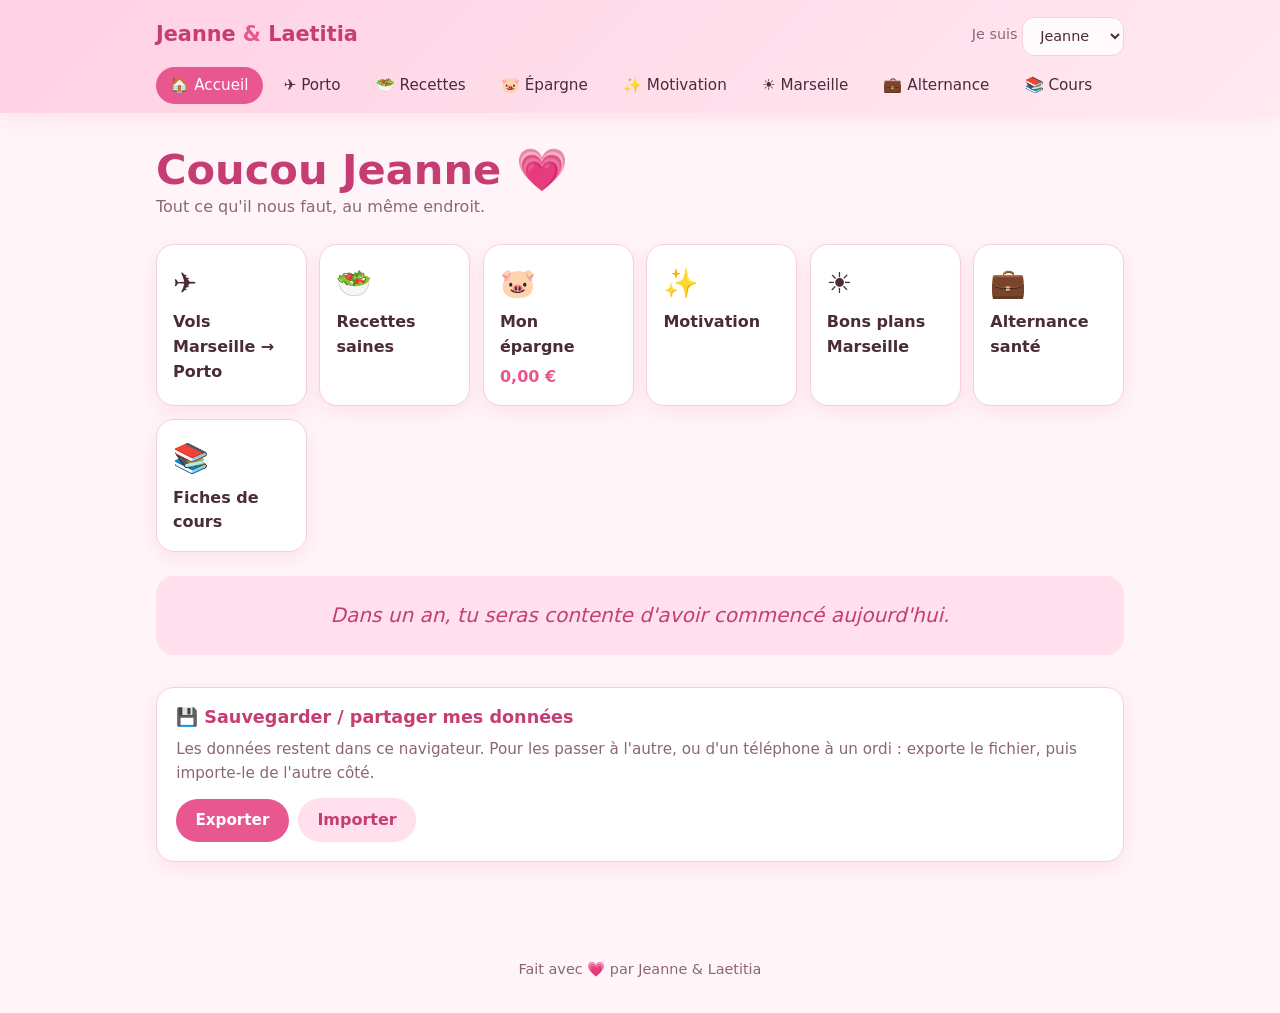
<file: index.html>
<!DOCTYPE html>
<!--
  Le site de Jeanne & Laetitia 💗
  - index.html : le contenu de chaque rubrique
  - style.css  : l'apparence (tout le rose est défini en haut du fichier)
  - js/        : un fichier JavaScript par rubrique
-->
<html lang="fr">
<head>
  <meta charset="UTF-8">
  <meta name="viewport" content="width=device-width, initial-scale=1.0">
  <title>Jeanne & Laetitia</title>
  <link rel="stylesheet" href="style.css">
</head>
<body>

  <header>
    <div class="haut">
      <a href="#accueil" class="logo">Jeanne <span>&</span> Laetitia</a>
      <label class="profil">
        Je suis
        <select id="choix-profil">
          <option value="jeanne">Jeanne</option>
          <option value="laetitia">Laetitia</option>
        </select>
      </label>
    </div>
    <nav id="onglets">
      <a href="#accueil">🏠 Accueil</a>
      <a href="#vols">✈️ Porto</a>
      <a href="#recettes">🥗 Recettes</a>
      <a href="#epargne">🐷 Épargne</a>
      <a href="#motivation">✨ Motivation</a>
      <a href="#marseille">☀️ Marseille</a>
      <a href="#alternance">💼 Alternance</a>
      <a href="#cours">📚 Cours</a>
    </nav>
  </header>

  <main>

    <!-- ============ ACCUEIL ============ -->
    <section data-rubrique="accueil" class="rubrique">
      <h1>Coucou <span id="prenom">Jeanne</span> 💗</h1>
      <p class="intro">Tout ce qu'il nous faut, au même endroit.</p>
      <div class="grille-accueil">
        <a href="#vols" class="tuile"><span>✈️</span>Vols Marseille → Porto</a>
        <a href="#recettes" class="tuile"><span>🥗</span>Recettes saines</a>
        <a href="#epargne" class="tuile"><span>🐷</span>Mon épargne<strong id="accueil-epargne"></strong></a>
        <a href="#motivation" class="tuile"><span>✨</span>Motivation</a>
        <a href="#marseille" class="tuile"><span>☀️</span>Bons plans Marseille</a>
        <a href="#alternance" class="tuile"><span>💼</span>Alternance santé</a>
        <a href="#cours" class="tuile"><span>📚</span>Fiches de cours</a>
      </div>
      <blockquote id="citation-accueil"></blockquote>

      <div class="carte petite">
        <h3>💾 Sauvegarder / partager mes données</h3>
        <p>Les données restent dans ce navigateur. Pour les passer à l'autre, ou d'un téléphone à un ordi : exporte le fichier, puis importe-le de l'autre côté.</p>
        <div class="ligne">
          <button id="bouton-export">Exporter</button>
          <label class="bouton secondaire">Importer<input type="file" id="fichier-import" accept=".json" hidden></label>
        </div>
      </div>
    </section>

    <!-- ============ VOLS ============ -->
    <section data-rubrique="vols" class="rubrique">
      <h2>✈️ Marseille → Porto, aller-retour</h2>
      <p class="intro">Les week-ends à venir : clique sur un comparateur pour voir les vrais prix et horaires, puis note ce que tu trouves. Le moins cher est mis en avant automatiquement.</p>

      <div class="ligne filtres">
        <label>Type de week-end
          <select id="type-weekend">
            <option value="ven-dim">Vendredi → Dimanche</option>
            <option value="sam-dim">Samedi → Dimanche</option>
            <option value="ven-lun">Vendredi → Lundi</option>
            <option value="jeu-dim">Jeudi → Dimanche</option>
          </select>
        </label>
        <label>Combien de week-ends
          <select id="nb-weekends">
            <option>8</option><option selected>12</option><option>20</option>
          </select>
        </label>
      </div>

      <div id="meilleur-weekend" class="carte meilleur"></div>
      <div class="tableau-conteneur">
        <table>
          <thead>
            <tr><th>Aller</th><th>Retour</th><th>Comparer</th><th>Prix A/R (€)</th><th>Horaires / compagnie</th></tr>
          </thead>
          <tbody id="liste-weekends"></tbody>
        </table>
      </div>
    </section>

    <!-- ============ RECETTES ============ -->
    <section data-rubrique="recettes" class="rubrique">
      <h2>🥗 Recettes saines</h2>
      <div class="ligne filtres">
        <input type="search" id="recherche-recette" placeholder="Chercher un ingrédient…">
        <div id="filtres-recettes" class="pastilles"></div>
      </div>
      <div id="liste-recettes" class="cartes"></div>
    </section>

    <!-- ============ ÉPARGNE ============ -->
    <section data-rubrique="epargne" class="rubrique">
      <h2>🐷 Mon épargne</h2>
      <div id="alerte-epargne" class="alerte" hidden></div>

      <div class="cartes deux">
        <div class="carte">
          <h3>Mon objectif</h3>
          <label>Pour quoi ? <input type="text" id="objectif-nom" placeholder="Voyage à Porto"></label>
          <label>Montant visé (€) <input type="number" id="objectif-montant" min="0" step="10"></label>
          <label>Je m'engage à mettre chaque mois (€) <input type="number" id="objectif-mensuel" min="0" step="5"></label>
        </div>
        <div class="carte compteur">
          <p>J'ai mis de côté</p>
          <p class="gros-chiffre" id="total-epargne">0 €</p>
          <div class="barre"><div id="barre-epargne"></div></div>
          <p id="texte-progression"></p>
          <p id="texte-mois"></p>
        </div>
      </div>

      <form id="form-versement" class="carte ligne">
        <input type="number" id="versement-montant" placeholder="Montant €" min="0.01" step="0.01" required>
        <input type="text" id="versement-note" placeholder="Note (ex : baby-sitting)">
        <button type="submit">+ J'ajoute</button>
      </form>

      <h3>Historique</h3>
      <ul id="historique-epargne" class="liste"></ul>
    </section>

    <!-- ============ MOTIVATION ============ -->
    <section data-rubrique="motivation" class="rubrique">
      <h2>✨ Motivation</h2>
      <blockquote id="citation-du-jour"></blockquote>
      <button id="nouvelle-citation" class="secondaire">Une autre ✨</button>

      <div class="cartes deux">
        <div class="carte">
          <h3>Pourquoi je fais tout ça</h3>
          <textarea id="mon-pourquoi" rows="5" placeholder="Écris ici ce qui te motive. Relis-le les jours difficiles 💗"></textarea>
        </div>
        <div class="carte">
          <h3>Mes objectifs de la semaine</h3>
          <form id="form-objectif" class="ligne">
            <input type="text" id="nouvel-objectif" placeholder="Ex : 3 séances de sport" required>
            <button type="submit">+</button>
          </form>
          <ul id="liste-objectifs" class="liste cases"></ul>
        </div>
      </div>
    </section>

    <!-- ============ MARSEILLE ============ -->
    <section data-rubrique="marseille" class="rubrique">
      <h2>☀️ Bons plans à Marseille</h2>
      <div id="filtres-marseille" class="pastilles"></div>
      <div id="liste-marseille" class="cartes"></div>

      <form id="form-bonplan" class="carte ligne">
        <input type="text" id="bonplan-nom" placeholder="Notre bon plan à nous" required>
        <input type="text" id="bonplan-desc" placeholder="Pourquoi c'est bien">
        <button type="submit">+ Ajouter</button>
      </form>
    </section>

    <!-- ============ ALTERNANCE ============ -->
    <section data-rubrique="alternance" class="rubrique">
      <h2>💼 Alternance : ingénieur d'affaires / commercial santé</h2>
      <p class="intro">Recherches toutes prêtes sur les sites d'offres. Choisis le poste et la ville, puis clique.</p>
      <div class="ligne filtres">
        <label>Poste
          <select id="alt-poste"></select>
        </label>
        <label>Ville
          <select id="alt-ville">
            <option>Marseille</option><option>Aix-en-Provence</option><option>Lyon</option>
            <option>Paris</option><option>Montpellier</option><option>France</option>
          </select>
        </label>
      </div>
      <div id="liens-alternance" class="pastilles liens"></div>

      <h3>Mes candidatures</h3>
      <form id="form-candidature" class="carte ligne">
        <input type="text" id="cand-entreprise" placeholder="Entreprise" required>
        <input type="text" id="cand-poste" placeholder="Poste">
        <input type="url" id="cand-lien" placeholder="Lien de l'offre">
        <button type="submit">+ Ajouter</button>
      </form>
      <div class="tableau-conteneur">
        <table>
          <thead><tr><th>Entreprise</th><th>Poste</th><th>Date</th><th>Statut</th><th></th></tr></thead>
          <tbody id="liste-candidatures"></tbody>
        </table>
      </div>
    </section>

    <!-- ============ COURS ============ -->
    <section data-rubrique="cours" class="rubrique">
      <h2>📚 Synthèse de mes cours</h2>
      <p class="intro">Colle ton cours : le site garde les phrases les plus importantes et repère les mots-clés. Tu corriges, puis tu enregistres la fiche.</p>

      <div class="carte">
        <div class="ligne">
          <input type="text" id="cours-matiere" placeholder="Matière (ex : Marketing)">
          <input type="text" id="cours-titre" placeholder="Titre du chapitre">
        </div>
        <textarea id="cours-texte" rows="8" placeholder="Colle le texte de ton cours ici…"></textarea>
        <div class="ligne">
          <label>Longueur du résumé
            <select id="cours-longueur">
              <option value="0.2">Très court</option>
              <option value="0.35" selected>Moyen</option>
              <option value="0.5">Détaillé</option>
            </select>
          </label>
          <button id="bouton-resumer">Résumer ✨</button>
        </div>
      </div>

      <div id="zone-resume" class="carte" hidden>
        <h3>Mots-clés</h3>
        <div id="resume-mots" class="pastilles"></div>
        <h3>Résumé (modifiable)</h3>
        <textarea id="resume-texte" rows="8"></textarea>
        <button id="bouton-enregistrer-fiche">Enregistrer la fiche</button>
      </div>

      <h3>Mes fiches</h3>
      <div id="filtres-cours" class="pastilles"></div>
      <div id="liste-fiches" class="cartes"></div>
    </section>

  </main>

  <footer>Fait avec 💗 par Jeanne & Laetitia</footer>

  <!-- Les scripts : app.js en premier car les autres s'en servent -->
  <script src="js/app.js"></script>
  <script src="js/vols.js"></script>
  <script src="js/recettes.js"></script>
  <script src="js/epargne.js"></script>
  <script src="js/motivation.js"></script>
  <script src="js/marseille.js"></script>
  <script src="js/alternance.js"></script>
  <script src="js/cours.js"></script>
</body>
</html>
</file>
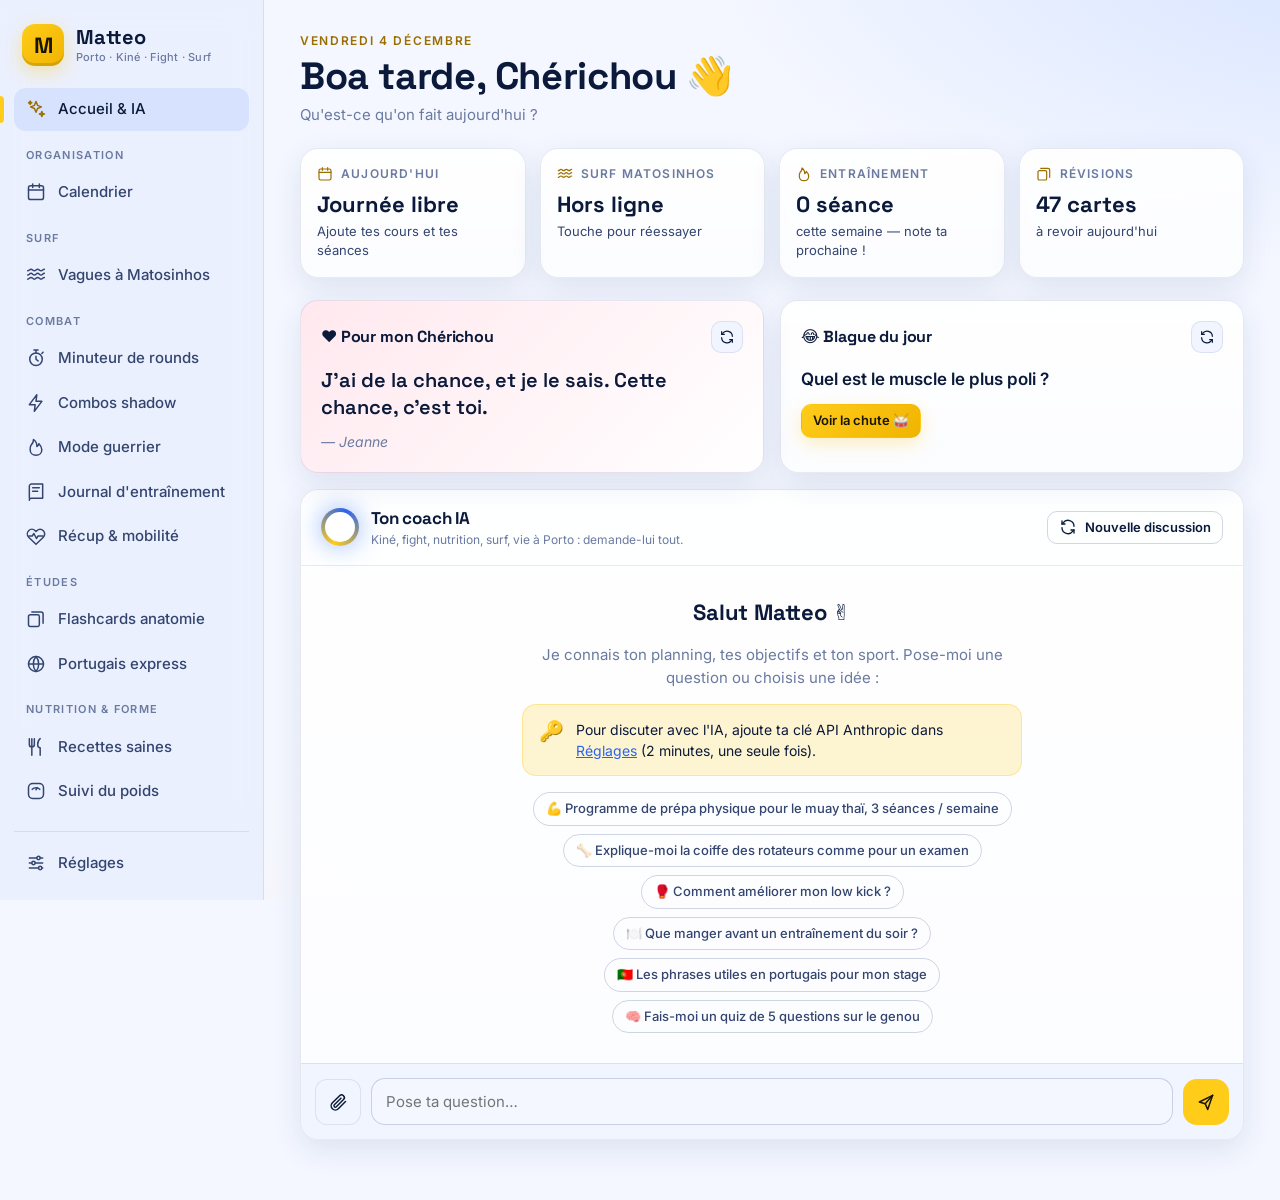
<file: matteo/index.html>
<!DOCTYPE html>
<html lang="fr" data-theme="light">
<head>
  <meta charset="UTF-8">
  <meta name="viewport" content="width=device-width, initial-scale=1, viewport-fit=cover">
  <title>Matteo · Base</title>
  <meta name="description" content="L'appli perso de Matteo : IA, planning, surf à Matosinhos, rounds, combos, flashcards, journal, recettes et poids.">
  <meta name="theme-color" content="#f4f7ff">
  <link rel="manifest" href="manifest.webmanifest">
  <link rel="icon" href="icons/icon.svg" type="image/svg+xml">
  <link rel="apple-touch-icon" href="icons/apple-touch-icon.png">
  <meta name="apple-mobile-web-app-capable" content="yes">
  <meta name="mobile-web-app-capable" content="yes">
  <meta name="apple-mobile-web-app-status-bar-style" content="default">
  <meta name="apple-mobile-web-app-title" content="Matteo">
  <link rel="preconnect" href="https://fonts.googleapis.com">
  <link rel="preconnect" href="https://fonts.gstatic.com" crossorigin>
  <link href="https://fonts.googleapis.com/css2?family=Inter:wght@400;500;600;700&family=Space+Grotesk:wght@500;600;700&display=swap" rel="stylesheet">
  <link rel="stylesheet" href="css/style.css">
  <script>
    try { const t = localStorage.getItem('mt.theme'); if (t) document.documentElement.dataset.theme = JSON.parse(t); } catch (e) {}
  </script>
</head>
<body>
  <div class="app">
    <aside class="sidebar" id="sidebar" aria-label="Rubriques">
      <a class="brand" href="#/accueil">
        <span class="brand-mark" aria-hidden="true">M</span>
        <span class="brand-text">Matteo<small>Porto · Kiné · Fight · Surf</small></span>
      </a>
      <nav id="nav"></nav>
      <div class="sidebar-foot">
        <button class="install-btn" id="install-btn" hidden>Installer l'appli</button>
        <a href="#/reglages" class="nav-link" data-view="reglages"></a>
      </div>
    </aside>
    <div class="scrim" id="scrim"></div>

    <div class="main">
      <header class="topbar">
        <button class="icon-btn" id="menu-btn" aria-label="Ouvrir le menu"></button>
        <span class="topbar-title" id="topbar-title">Accueil</span>
        <a class="icon-btn" href="#/reglages" id="topbar-settings" aria-label="Réglages"></a>
      </header>
      <main id="views"></main>
    </div>

    <nav class="tabbar" id="tabbar" aria-label="Accès rapide"></nav>
  </div>
  <div class="toasts" id="toasts" aria-live="polite"></div>
  <script type="module" src="js/main.js"></script>
</body>
</html>
</file>
<file: style.css>
/*
  L'apparence du site.
  Toutes les couleurs sont ici : change-les pour modifier tout le site d'un coup.
*/
:root {
  --fond: #fff5f8;
  --carte: #ffffff;
  --texte: #4a2b3a;
  --doux: #8c6677;
  --rose: #e8578f;
  --rose-fonce: #c63d74;
  --rose-clair: #ffe0ec;
  --bordure: #f6cfdd;
  --vert: #3a9d6e;
  --ombre: 0 6px 20px rgba(232, 87, 143, 0.12);
  --arrondi: 18px;
}

* {
  box-sizing: border-box;
  margin: 0;
  padding: 0;
}

body {
  font-family: system-ui, -apple-system, "Segoe UI", sans-serif;
  background: var(--fond);
  color: var(--texte);
  line-height: 1.55;
}

h1, h2, h3 {
  color: var(--rose-fonce);
  line-height: 1.2;
}

h1 { font-size: clamp(1.8rem, 5vw, 2.6rem); }
h2 { font-size: clamp(1.4rem, 4vw, 1.9rem); margin-bottom: 0.5rem; }
h3 { font-size: 1.1rem; margin: 1.5rem 0 0.6rem; }
.carte h3:first-child { margin-top: 0; }

a { color: var(--rose-fonce); }

/* ---------- En-tête et onglets ---------- */
header {
  position: sticky;
  top: 0;
  z-index: 10;
  background: linear-gradient(135deg, #ffd1e3, #ffe9f1);
  box-shadow: var(--ombre);
}

.haut {
  max-width: 1000px;
  margin: 0 auto;
  padding: 0.8rem 16px 0.4rem;
  display: flex;
  align-items: center;
  justify-content: space-between;
  gap: 1rem;
}

.logo {
  font-weight: 800;
  font-size: 1.3rem;
  color: var(--rose-fonce);
  text-decoration: none;
}
.logo span { color: var(--rose); }

.profil { display: flex; align-items: center; margin: 0; white-space: nowrap; font-size: 0.9rem; color: var(--doux); }
.profil select { width: auto; margin-left: 0.3rem; }

nav {
  max-width: 1000px;
  margin: 0 auto;
  padding: 0.3rem 16px 0.6rem;
  display: flex;
  gap: 0.4rem;
  overflow-x: auto;
  scrollbar-width: none;
}

nav a {
  flex-shrink: 0;
  padding: 0.4rem 0.9rem;
  border-radius: 999px;
  text-decoration: none;
  color: var(--texte);
  font-size: 0.95rem;
  white-space: nowrap;
}

nav a:hover { background: rgba(255, 255, 255, 0.6); }
nav a.actif { background: var(--rose); color: white; }

/* ---------- Rubriques : une seule visible à la fois ---------- */
main {
  max-width: 1000px;
  margin: 0 auto;
  padding: 2rem 16px 3rem;
}

.rubrique { display: none; }
.rubrique.visible { display: block; animation: apparition 0.3s ease; }

@keyframes apparition {
  from { opacity: 0; transform: translateY(8px); }
  to { opacity: 1; transform: none; }
}

.intro { color: var(--doux); margin-bottom: 1.2rem; }

/* ---------- Cartes ---------- */
.carte {
  background: var(--carte);
  border: 1px solid var(--bordure);
  border-radius: var(--arrondi);
  padding: 1.2rem;
  box-shadow: var(--ombre);
  margin-bottom: 1rem;
}

.carte.petite { margin-top: 2rem; font-size: 0.95rem; }
.carte.petite p { color: var(--doux); margin-bottom: 0.8rem; }

.cartes {
  display: grid;
  grid-template-columns: repeat(auto-fill, minmax(260px, 1fr));
  gap: 1rem;
  margin-top: 1rem;
}
.cartes.deux { grid-template-columns: repeat(auto-fit, minmax(280px, 1fr)); }
.cartes .carte { margin-bottom: 0; }

.grille-accueil {
  display: grid;
  grid-template-columns: repeat(auto-fill, minmax(150px, 1fr));
  gap: 0.8rem;
  margin: 1.5rem 0;
}

.tuile {
  display: flex;
  flex-direction: column;
  gap: 0.3rem;
  padding: 1rem;
  background: var(--carte);
  border: 1px solid var(--bordure);
  border-radius: var(--arrondi);
  text-decoration: none;
  color: var(--texte);
  font-weight: 600;
  box-shadow: var(--ombre);
  transition: transform 0.15s;
}
.tuile:hover { transform: translateY(-3px); }
.tuile span { font-size: 1.8rem; }
.tuile strong { color: var(--rose); }

/* ---------- Formulaires ---------- */
input, select, textarea {
  width: 100%;
  padding: 0.6rem 0.8rem;
  border: 1.5px solid var(--bordure);
  border-radius: 12px;
  font: inherit;
  color: var(--texte);
  background: #fffafc;
}

input:focus, select:focus, textarea:focus {
  outline: none;
  border-color: var(--rose);
}

label {
  display: block;
  font-size: 0.9rem;
  color: var(--doux);
  margin-bottom: 0.7rem;
}
label input, label select { margin-top: 0.25rem; }

textarea { resize: vertical; margin-bottom: 0.7rem; }

.ligne {
  display: flex;
  flex-wrap: wrap;
  gap: 0.6rem;
  align-items: flex-end;
}
.ligne > input, .ligne > label { flex: 1 1 160px; margin-bottom: 0; }
.ligne > label.bouton { flex: 0 0 auto; color: var(--rose-fonce); font-size: 1rem; }
.filtres { margin-bottom: 1rem; }

button, .bouton {
  display: inline-block;
  background: var(--rose);
  color: white;
  border: none;
  padding: 0.6rem 1.2rem;
  border-radius: 999px;
  font: inherit;
  font-weight: 600;
  cursor: pointer;
  transition: background 0.15s, transform 0.15s;
}
button:hover, .bouton:hover { background: var(--rose-fonce); }
button:active { transform: scale(0.97); }

.secondaire, .bouton.secondaire {
  background: var(--rose-clair);
  color: var(--rose-fonce);
}
.secondaire:hover, .bouton.secondaire:hover { background: #ffd0e2; }

.mini {
  padding: 0.2rem 0.6rem;
  font-size: 0.85rem;
  background: transparent;
  color: var(--doux);
}
.mini:hover { background: var(--rose-clair); }

/* ---------- Pastilles (filtres, liens, mots-clés) ---------- */
.pastilles {
  display: flex;
  flex-wrap: wrap;
  gap: 0.4rem;
  margin: 0.5rem 0;
}

.pastille {
  padding: 0.3rem 0.8rem;
  border-radius: 999px;
  background: var(--rose-clair);
  color: var(--rose-fonce);
  font-size: 0.85rem;
  border: none;
  font-weight: 500;
  text-decoration: none;
}
button.pastille:hover { background: #ffd0e2; }
.pastille.actif { background: var(--rose); color: white; }
.liens .pastille { padding: 0.5rem 1rem; font-size: 0.95rem; }

/* ---------- Tableaux ---------- */
.tableau-conteneur {
  overflow-x: auto;
  background: var(--carte);
  border-radius: var(--arrondi);
  border: 1px solid var(--bordure);
  box-shadow: var(--ombre);
}

table { width: 100%; border-collapse: collapse; font-size: 0.93rem; }
th, td { padding: 0.6rem 0.7rem; text-align: left; border-bottom: 1px solid var(--rose-clair); }
th { background: var(--rose-clair); color: var(--rose-fonce); white-space: nowrap; }
td input { padding: 0.35rem 0.5rem; min-width: 80px; }
td .pastille { margin-right: 0.3rem; white-space: nowrap; }
#liste-weekends td:nth-child(-n+2), #liste-weekends td:nth-child(3) { white-space: nowrap; }
tr.moins-cher { background: #fff0f6; }
tr.moins-cher td:first-child::before { content: "👑 "; }

.meilleur { background: linear-gradient(135deg, var(--rose), #f58db5); color: white; border: none; }
.meilleur h3 { color: white; }

/* ---------- Épargne ---------- */
.compteur { text-align: center; }
.gros-chiffre { font-size: 2.8rem; font-weight: 800; color: var(--rose); }
.barre { height: 16px; background: var(--rose-clair); border-radius: 999px; overflow: hidden; margin: 0.8rem 0; }
.barre div { height: 100%; width: 0; background: linear-gradient(90deg, #f58db5, var(--rose)); transition: width 0.5s; }
#texte-mois { color: var(--doux); font-size: 0.9rem; margin-top: 0.4rem; }

.alerte {
  background: #fff0f0;
  border: 1.5px dashed var(--rose);
  border-radius: var(--arrondi);
  padding: 1rem;
  margin-bottom: 1rem;
  font-weight: 600;
}
.alerte.bravo { background: #eefaf3; border-color: var(--vert); color: var(--vert); }

/* ---------- Listes ---------- */
.liste { list-style: none; }
.liste li {
  display: flex;
  justify-content: space-between;
  align-items: center;
  gap: 0.5rem;
  padding: 0.6rem 0.2rem;
  border-bottom: 1px solid var(--rose-clair);
}
.liste .montant { font-weight: 700; color: var(--vert); white-space: nowrap; }
.liste .date { color: var(--doux); font-size: 0.85rem; }
.cases li { justify-content: flex-start; }
.cases input { width: auto; accent-color: var(--rose); }
.cases .fait { text-decoration: line-through; color: var(--doux); }
.cases .mini { margin-left: auto; }

/* ---------- Citations ---------- */
blockquote {
  font-size: 1.25rem;
  font-style: italic;
  text-align: center;
  padding: 1.5rem;
  margin: 1rem 0;
  background: var(--rose-clair);
  border-radius: var(--arrondi);
  color: var(--rose-fonce);
}
blockquote small { display: block; margin-top: 0.5rem; font-size: 0.85rem; font-style: normal; color: var(--doux); }
#nouvelle-citation { display: block; margin: 0 auto 1.5rem; }

/* ---------- Recettes et bons plans ---------- */
.carte .emoji { font-size: 2.2rem; }
.carte .infos { color: var(--doux); font-size: 0.85rem; margin: 0.3rem 0 0.6rem; }
.carte details { margin-top: 0.6rem; }
.carte summary { cursor: pointer; color: var(--rose-fonce); font-weight: 600; }
.carte details ul, .carte details ol { padding-left: 1.2rem; margin: 0.5rem 0; font-size: 0.93rem; }
.carte .entete { display: flex; justify-content: space-between; align-items: flex-start; }

/* ---------- Fiches de cours ---------- */
.fiche p { white-space: pre-wrap; font-size: 0.93rem; }

footer { text-align: center; padding: 2rem 16px; color: var(--doux); font-size: 0.9rem; }

/* ---------- Téléphone ---------- */
@media (max-width: 600px) {
  .profil { font-size: 0.8rem; }
  .logo { font-size: 1.1rem; }
  .gros-chiffre { font-size: 2.2rem; }
}
</file>
<file: matteo/css/style.css>
/* =========================================================
   Matteo — thème jaune & bleu
   Les couleurs sont toutes définies ici, en haut du fichier.
   ========================================================= */
:root {
  --bg: #07122a;
  --bg-2: #0b1a3a;
  --surface: #0f2147;
  --surface-2: #142a57;
  --line: rgba(160, 190, 255, 0.12);
  --line-strong: rgba(160, 190, 255, 0.22);
  --text: #eef3ff;
  --text-2: #b9c6e4;
  --muted: #7f91b8;
  --yellow: #ffd23f;
  --yellow-2: #ffb800;
  --yellow-ink: #1a1400;
  --y-text: #ffd23f;
  --blue: #3d7bff;
  --blue-2: #6ea0ff;
  --blue-soft: rgba(61, 123, 255, 0.16);
  --yellow-soft: rgba(255, 210, 63, 0.14);
  --green: #3ddc97;
  --orange: #ff9f43;
  --red: #ff5c6c;
  --shadow: 0 10px 40px rgba(0, 0, 0, 0.35);
  --radius: 18px;
  --radius-sm: 12px;
  --sidebar-w: 264px;
  --font: "Inter", system-ui, -apple-system, "Segoe UI", Roboto, sans-serif;
  --font-display: "Space Grotesk", "Inter", system-ui, sans-serif;
  --safe-b: env(safe-area-inset-bottom, 0px);
  --safe-t: env(safe-area-inset-top, 0px);
  color-scheme: dark;
}

:root[data-theme="light"] {
  --bg: #f4f7ff;
  --bg-2: #eaf0ff;
  --surface: #ffffff;
  --surface-2: #f1f5ff;
  --line: rgba(20, 50, 120, 0.1);
  --line-strong: rgba(20, 50, 120, 0.2);
  --text: #0b1a3a;
  --text-2: #33456f;
  --muted: #6a7aa0;
  --yellow: #ffcc1a;
  --yellow-2: #f0b400;
  --y-text: #9a6f00;
  --blue: #2a63f0;
  --blue-2: #2a63f0;
  --blue-soft: rgba(42, 99, 240, 0.1);
  --yellow-soft: rgba(255, 204, 26, 0.2);
  --green: #12a86a;
  --orange: #e57a10;
  --red: #e23b4e;
  --shadow: 0 10px 30px rgba(20, 50, 120, 0.1);
  color-scheme: light;
}

* { box-sizing: border-box; }
html, body { margin: 0; height: 100%; }
body {
  font-family: var(--font);
  background:
    radial-gradient(1200px 600px at 110% -10%, rgba(61, 123, 255, 0.18), transparent 60%),
    radial-gradient(900px 500px at -10% 110%, rgba(255, 210, 63, 0.08), transparent 60%),
    var(--bg);
  background-attachment: fixed;
  color: var(--text);
  font-size: 15px;
  line-height: 1.5;
  -webkit-font-smoothing: antialiased;
  -webkit-tap-highlight-color: transparent;
}
a { color: var(--blue-2); }
h1, h2, h3, h4 { font-family: var(--font-display); margin: 0; letter-spacing: -0.01em; }
button, input, select, textarea { font: inherit; color: inherit; }
svg.i { width: 20px; height: 20px; flex: none; fill: none; stroke: currentColor; stroke-width: 1.8; stroke-linecap: round; stroke-linejoin: round; }
[hidden] { display: none !important; }
.sr { position: absolute; width: 1px; height: 1px; overflow: hidden; clip: rect(0 0 0 0); }

/* ---------- Layout ---------- */
.app { display: flex; min-height: 100vh; }
.sidebar {
  position: fixed; inset: 0 auto 0 0; width: var(--sidebar-w);
  display: flex; flex-direction: column; gap: 8px;
  padding: calc(18px + var(--safe-t)) 14px 16px;
  background: color-mix(in srgb, var(--bg-2) 88%, transparent);
  backdrop-filter: blur(18px);
  border-right: 1px solid var(--line);
  z-index: 40; overflow-y: auto;
}
.brand { display: flex; align-items: center; gap: 12px; padding: 6px 8px 14px; text-decoration: none; color: var(--text); }
.brand-mark {
  width: 42px; height: 42px; border-radius: 13px; display: grid; place-items: center;
  font-family: var(--font-display); font-weight: 700; font-size: 22px; color: var(--yellow-ink);
  background: linear-gradient(135deg, var(--yellow), var(--yellow-2));
  box-shadow: 0 6px 20px rgba(255, 196, 0, 0.35), inset 0 -3px 0 rgba(0,0,0,.12);
}
.brand-text { font-family: var(--font-display); font-weight: 700; font-size: 20px; line-height: 1.1; }
.brand-text small { display: block; font-family: var(--font); font-weight: 500; font-size: 11px; color: var(--muted); letter-spacing: 0.02em; margin-top: 3px; }
#nav { display: flex; flex-direction: column; gap: 2px; flex: 1; }
.nav-group { font-size: 11px; text-transform: uppercase; letter-spacing: 0.12em; color: var(--muted); padding: 14px 12px 6px; font-weight: 600; }
.nav-link {
  display: flex; align-items: center; gap: 12px; padding: 10px 12px; border-radius: 12px;
  color: var(--text-2); text-decoration: none; font-weight: 500; position: relative;
  transition: background .15s, color .15s;
}
.nav-link:hover { background: var(--blue-soft); color: var(--text); }
.nav-link.active { background: var(--blue-soft); color: var(--text); }
.nav-link.active::before {
  content: ""; position: absolute; left: -14px; top: 8px; bottom: 8px; width: 4px; border-radius: 0 4px 4px 0; background: var(--yellow);
}
.nav-link.active svg { color: var(--y-text); }
.nav-link .badge { margin-left: auto; }
.sidebar-foot { border-top: 1px solid var(--line); padding-top: 10px; display: flex; flex-direction: column; gap: 8px; }
.install-btn { border: 1px dashed var(--yellow); background: var(--yellow-soft); color: var(--y-text); border-radius: 12px; padding: 10px; font-weight: 600; cursor: pointer; }

.main { flex: 1; margin-left: var(--sidebar-w); min-width: 0; }
.topbar { display: none; }
#views { max-width: 1180px; margin: 0 auto; padding: 32px 36px 60px; }
.view { display: none; animation: fade .28s ease; }
.view.active { display: block; }
@keyframes fade { from { opacity: 0; transform: translateY(6px); } to { opacity: 1; transform: none; } }

.tabbar { display: none; }
.scrim { display: none; }

/* ---------- Page head ---------- */
.page-head { display: flex; align-items: flex-end; justify-content: space-between; gap: 16px; margin-bottom: 24px; flex-wrap: wrap; }
.page-head h1 { font-size: 32px; font-weight: 700; }
.page-head p { margin: 6px 0 0; color: var(--muted); max-width: 60ch; }
.eyebrow { font-size: 12px; font-weight: 600; letter-spacing: 0.14em; text-transform: uppercase; color: var(--y-text); margin-bottom: 6px; }
.accent { color: var(--y-text); }

/* ---------- Components ---------- */
.card {
  background: linear-gradient(180deg, color-mix(in srgb, var(--surface) 92%, transparent), color-mix(in srgb, var(--surface) 70%, transparent));
  border: 1px solid var(--line); border-radius: var(--radius); padding: 20px;
  box-shadow: var(--shadow);
}
.card h2 { font-size: 18px; margin-bottom: 12px; }
.card h3 { font-size: 15px; margin-bottom: 8px; }
.card-head { display: flex; align-items: center; justify-content: space-between; gap: 10px; margin-bottom: 14px; flex-wrap: wrap; }
.card-head h2 { margin: 0; }
.grid { display: grid; gap: 16px; }
.g2 { grid-template-columns: repeat(2, minmax(0, 1fr)); }
.g3 { grid-template-columns: repeat(3, minmax(0, 1fr)); }
.g4 { grid-template-columns: repeat(4, minmax(0, 1fr)); }
.g-wl { grid-template-columns: minmax(0, 1.4fr) minmax(0, 1fr); }
.row { display: flex; gap: 10px; align-items: center; flex-wrap: wrap; }
.row.between { justify-content: space-between; }
.stack { display: flex; flex-direction: column; gap: 12px; }
.muted { color: var(--muted); }
.small { font-size: 13px; }
.tiny { font-size: 12px; }
.mt { margin-top: 16px; }
.mb { margin-bottom: 16px; }
.spacer { flex: 1; }
hr.sep { border: 0; border-top: 1px solid var(--line); margin: 16px 0; }

.btn {
  display: inline-flex; align-items: center; justify-content: center; gap: 8px;
  padding: 10px 16px; border-radius: 12px; border: 1px solid var(--line-strong);
  background: var(--surface-2); color: var(--text); font-weight: 600; cursor: pointer;
  text-decoration: none; transition: transform .08s, background .15s, border-color .15s; white-space: nowrap;
}
.btn:hover { border-color: var(--blue-2); }
.btn:active { transform: scale(0.97); }
.btn:disabled { opacity: .5; cursor: not-allowed; }
.btn svg.i { width: 18px; height: 18px; }
.btn-primary { background: linear-gradient(135deg, var(--yellow), var(--yellow-2)); color: var(--yellow-ink); border-color: transparent; box-shadow: 0 6px 18px rgba(255, 196, 0, .25); }
.btn-primary:hover { border-color: transparent; filter: brightness(1.05); }
.btn-blue { background: var(--blue); border-color: transparent; color: #fff; }
.btn-ghost { background: transparent; }
.btn-danger { color: var(--red); }
.btn-sm { padding: 6px 11px; font-size: 13px; border-radius: 10px; }
.btn-lg { padding: 14px 24px; font-size: 17px; border-radius: 16px; }
.icon-btn { display: inline-grid; place-items: center; width: 40px; height: 40px; border-radius: 12px; border: 1px solid var(--line); background: var(--surface-2); color: var(--text); cursor: pointer; text-decoration: none; }
.icon-btn:hover { border-color: var(--blue-2); }
.icon-btn.sm { width: 32px; height: 32px; border-radius: 10px; }
.icon-btn.sm svg.i { width: 16px; height: 16px; }

.chip {
  display: inline-flex; align-items: center; gap: 6px; padding: 6px 12px; border-radius: 999px;
  border: 1px solid var(--line-strong); background: transparent; color: var(--text-2); font-size: 13px; font-weight: 500; cursor: pointer;
  transition: all .15s;
}
.chip:hover { border-color: var(--blue-2); color: var(--text); }
.chip.on { background: var(--yellow); border-color: var(--yellow); color: var(--yellow-ink); }
.chip .x { opacity: .6; margin-left: 2px; }
.chips { display: flex; flex-wrap: wrap; gap: 8px; }
.badge { display: inline-flex; align-items: center; padding: 2px 9px; border-radius: 999px; font-size: 12px; font-weight: 600; background: var(--blue-soft); color: var(--blue-2); }
.badge.y { background: var(--yellow-soft); color: var(--y-text); }
.badge.g { background: rgba(61, 220, 151, .14); color: var(--green); }
.badge.r { background: rgba(255, 92, 108, .14); color: var(--red); }
.badge.o { background: rgba(255, 159, 67, .14); color: var(--orange); }

label.field { display: flex; flex-direction: column; gap: 6px; font-size: 13px; color: var(--text-2); font-weight: 500; }
.input, select.input, textarea.input {
  width: 100%; padding: 11px 13px; border-radius: 12px; border: 1px solid var(--line-strong);
  background: var(--bg-2); color: var(--text); outline: none; transition: border-color .15s, box-shadow .15s;
}
.input:focus { border-color: var(--blue); box-shadow: 0 0 0 3px var(--blue-soft); }
textarea.input { resize: vertical; min-height: 90px; }
input[type="range"] { accent-color: var(--yellow); width: 100%; }
input[type="checkbox"] { accent-color: var(--yellow); width: 18px; height: 18px; }
.check { display: flex; gap: 10px; align-items: center; font-size: 14px; cursor: pointer; }

.seg { display: inline-flex; padding: 4px; border-radius: 13px; background: var(--bg-2); border: 1px solid var(--line); gap: 2px; flex-wrap: wrap; }
.seg button { border: 0; background: transparent; color: var(--text-2); padding: 7px 14px; border-radius: 10px; font-weight: 600; font-size: 13px; cursor: pointer; }
.seg button.on { background: var(--surface-2); color: var(--text); box-shadow: inset 0 0 0 1px var(--line-strong); }
.seg button.on.y { background: var(--yellow); color: var(--yellow-ink); }

.stat { padding: 16px 18px; }
.stat .label { font-size: 12px; text-transform: uppercase; letter-spacing: .1em; color: var(--muted); font-weight: 600; }
.stat .value { font-family: var(--font-display); font-size: 28px; font-weight: 700; margin-top: 4px; line-height: 1.15; }
.stat .value small { font-size: 14px; color: var(--muted); font-weight: 500; }
.stat .sub { font-size: 13px; color: var(--text-2); margin-top: 2px; }

.empty { text-align: center; padding: 36px 16px; color: var(--muted); }
.empty .big { font-size: 36px; margin-bottom: 8px; }

.progress { height: 8px; background: var(--bg-2); border-radius: 99px; overflow: hidden; }
.progress > div { height: 100%; background: linear-gradient(90deg, var(--blue), var(--yellow)); border-radius: 99px; transition: width .3s; }

.list { display: flex; flex-direction: column; }
.list-item { display: flex; gap: 12px; align-items: center; padding: 12px 4px; border-bottom: 1px solid var(--line); }
.list-item:last-child { border-bottom: 0; }

.callout { display: flex; gap: 12px; align-items: flex-start; padding: 14px 16px; border-radius: 14px; background: var(--blue-soft); border: 1px solid color-mix(in srgb, var(--blue) 30%, transparent); font-size: 14px; }
.callout.y { background: var(--yellow-soft); border-color: color-mix(in srgb, var(--yellow) 35%, transparent); }
.callout.r { background: rgba(255, 92, 108, .1); border-color: rgba(255, 92, 108, .3); }
.callout.g { background: rgba(61, 220, 151, .1); border-color: rgba(61, 220, 151, .3); }
.callout .ico { font-size: 20px; line-height: 1.2; }

/* ---------- Modal ---------- */
.modal-back { position: fixed; inset: 0; background: rgba(3, 8, 20, .6); backdrop-filter: blur(6px); z-index: 100; display: grid; place-items: center; padding: 16px; animation: fade .2s; }
.modal { width: min(620px, 100%); max-height: calc(100vh - 32px); overflow-y: auto; background: var(--surface); border: 1px solid var(--line-strong); border-radius: 22px; padding: 22px; box-shadow: 0 30px 80px rgba(0,0,0,.5); }
.modal.wide { width: min(820px, 100%); }
.modal-head { display: flex; align-items: center; justify-content: space-between; gap: 10px; margin-bottom: 16px; }
.modal-head h2 { font-size: 20px; }
.modal-foot { display: flex; gap: 10px; justify-content: flex-end; margin-top: 18px; flex-wrap: wrap; }

/* ---------- Toast ---------- */
.toasts { position: fixed; bottom: calc(24px + var(--safe-b)); left: 50%; transform: translateX(-50%); z-index: 200; display: flex; flex-direction: column; gap: 8px; align-items: center; pointer-events: none; }
.toast { background: var(--surface-2); border: 1px solid var(--line-strong); color: var(--text); padding: 10px 18px; border-radius: 999px; box-shadow: var(--shadow); font-weight: 500; font-size: 14px; animation: fade .2s; }

/* ---------- Markdown (réponses IA) ---------- */
.md p { margin: 0 0 10px; }
.md p:last-child { margin-bottom: 0; }
.md ul, .md ol { margin: 0 0 10px; padding-left: 22px; }
.md li { margin: 3px 0; }
.md h1, .md h2, .md h3, .md h4 { font-size: 16px; margin: 14px 0 6px; }
.md code { background: var(--bg-2); padding: 1px 6px; border-radius: 6px; font-size: 13px; }
.md pre { background: var(--bg-2); padding: 12px; border-radius: 10px; overflow-x: auto; }
.md pre code { background: none; padding: 0; }
.md strong { color: var(--text); }
.md table { border-collapse: collapse; margin: 6px 0 12px; font-size: 14px; display: block; overflow-x: auto; }
.md th, .md td { border: 1px solid var(--line-strong); padding: 6px 10px; text-align: left; }
.md blockquote { margin: 0 0 10px; padding-left: 12px; border-left: 3px solid var(--yellow); color: var(--text-2); }

/* ---------- Charts ---------- */
.chart { position: relative; width: 100%; }
.chart svg { display: block; width: 100%; height: auto; overflow: visible; }
.chart .grid-line { stroke: var(--line); stroke-width: 1; }
.chart .axis-text { fill: var(--muted); font-size: 11px; font-family: var(--font); }
.chart-tip { position: absolute; pointer-events: none; background: var(--surface-2); border: 1px solid var(--line-strong); border-radius: 10px; padding: 7px 10px; font-size: 12px; white-space: nowrap; box-shadow: var(--shadow); transform: translate(-50%, calc(-100% - 12px)); z-index: 5; }
.chart-tip b { font-size: 14px; }
.legend { display: flex; gap: 14px; flex-wrap: wrap; font-size: 12px; color: var(--text-2); margin-top: 8px; }
.legend span::before { content: ""; display: inline-block; width: 12px; height: 3px; border-radius: 2px; background: var(--c); margin-right: 6px; vertical-align: middle; }

/* =========================================================
   ACCUEIL / CHAT
   ========================================================= */
.hero { display: flex; justify-content: space-between; align-items: flex-end; gap: 20px; margin-bottom: 22px; flex-wrap: wrap; }
.hero h1 { font-size: 38px; font-weight: 700; line-height: 1.1; }
.hero h1 .wave { display: inline-block; animation: wave 2.4s ease-in-out infinite; transform-origin: 70% 70%; }
@keyframes wave { 0%, 60%, 100% { transform: rotate(0); } 10%, 30% { transform: rotate(14deg); } 20% { transform: rotate(-8deg); } }
.hero p { margin: 6px 0 0; color: var(--muted); }
.widgets { display: grid; grid-template-columns: repeat(4, minmax(0, 1fr)); gap: 14px; margin-bottom: 22px; }
.widget { text-decoration: none; color: inherit; padding: 16px; display: flex; flex-direction: column; gap: 4px; transition: transform .15s, border-color .15s; min-height: 118px; }
.widget:hover { transform: translateY(-2px); border-color: var(--line-strong); }
.widget .w-top { display: flex; align-items: center; gap: 8px; font-size: 12px; font-weight: 600; text-transform: uppercase; letter-spacing: .1em; color: var(--muted); }
.widget .w-top svg { width: 16px; height: 16px; color: var(--y-text); }
.widget .w-main { font-family: var(--font-display); font-size: 22px; font-weight: 700; margin-top: 4px; line-height: 1.2; }
.widget .w-sub { font-size: 13px; color: var(--text-2); }

.chat { display: flex; flex-direction: column; min-height: 520px; padding: 0; overflow: hidden; }
.chat-head { display: flex; align-items: center; gap: 12px; padding: 16px 20px; border-bottom: 1px solid var(--line); }
.chat-head .orb { width: 38px; height: 38px; border-radius: 50%; background: conic-gradient(from 200deg, var(--yellow), var(--blue), var(--yellow)); box-shadow: 0 0 24px rgba(61, 123, 255, .5); position: relative; animation: spin 8s linear infinite; }
.chat-head .orb::after { content: ""; position: absolute; inset: 4px; border-radius: 50%; background: var(--surface); }
@keyframes spin { to { transform: rotate(360deg); } }
.chat-head h2 { font-size: 17px; margin: 0; }
.chat-log { flex: 1; overflow-y: auto; padding: 20px; display: flex; flex-direction: column; gap: 14px; max-height: 62vh; min-height: 300px; }
.msg { max-width: 85%; padding: 12px 16px; border-radius: 18px; font-size: 15px; line-height: 1.55; word-wrap: break-word; }
.msg.user { align-self: flex-end; background: var(--blue); color: #fff; border-bottom-right-radius: 6px; white-space: pre-wrap; }
.msg.bot { align-self: flex-start; background: var(--surface-2); border: 1px solid var(--line); border-bottom-left-radius: 6px; }
.msg.err { background: rgba(255, 92, 108, .12); border-color: rgba(255, 92, 108, .3); }
.msg .att { display: inline-block; font-size: 12px; opacity: .85; margin-bottom: 4px; }
.typing { display: inline-flex; gap: 4px; padding: 4px 0; }
.typing i { width: 7px; height: 7px; border-radius: 50%; background: var(--muted); animation: blink 1.2s infinite; }
.typing i:nth-child(2) { animation-delay: .2s; } .typing i:nth-child(3) { animation-delay: .4s; }
@keyframes blink { 0%, 80%, 100% { opacity: .25; } 40% { opacity: 1; } }
.chat-empty { margin: auto; text-align: center; max-width: 520px; padding: 10px; }
.chat-empty h3 { font-size: 22px; margin-bottom: 6px; }
.chat-empty .chips { justify-content: center; margin-top: 16px; }
.composer { display: flex; gap: 10px; align-items: flex-end; padding: 14px; border-top: 1px solid var(--line); background: color-mix(in srgb, var(--bg-2) 60%, transparent); }
.composer textarea { flex: 1; resize: none; min-height: 46px; max-height: 180px; padding: 12px 14px; border-radius: 14px; border: 1px solid var(--line-strong); background: var(--bg); color: var(--text); outline: none; line-height: 1.4; }
.composer textarea:focus { border-color: var(--blue); }
.composer .send { width: 46px; height: 46px; border-radius: 14px; border: 0; background: var(--yellow); color: var(--yellow-ink); display: grid; place-items: center; cursor: pointer; flex: none; }
.composer .send:disabled { opacity: .45; }
.attach-pill { display: flex; gap: 8px; align-items: center; padding: 8px 14px 0; font-size: 13px; color: var(--text-2); }

/* Petit mot & blague du jour */
.love { position: relative; overflow: hidden; background: linear-gradient(135deg, color-mix(in srgb, #ff5c8a 14%, var(--surface)), var(--surface)); cursor: pointer; }
.love h2, .joke h2 { font-size: 16px; }
.love-txt { font-family: var(--font-display); font-size: 20px; font-weight: 600; line-height: 1.35; margin: 0; }
.love-sign { margin-top: 10px; color: var(--muted); font-style: italic; font-size: 14px; }
.beat { display: inline-block; animation: beat 1.4s ease-in-out infinite; }
@keyframes beat { 0%, 40%, 100% { transform: scale(1); } 20% { transform: scale(1.25); } }
.fly-heart { position: absolute; bottom: 10px; font-size: 22px; pointer-events: none; animation: fly 1.6s ease-out forwards; }
@keyframes fly { to { transform: translateY(-160px) scale(1.4); opacity: 0; } }
.joke-q { font-size: 17px; font-weight: 600; margin: 0 0 12px; }
.joke-a { margin: 0; font-size: 16px; color: var(--y-text); font-weight: 600; animation: pop .35s ease; }

/* =========================================================
   CALENDRIER
   ========================================================= */
.cal-toolbar { display: flex; align-items: center; gap: 10px; flex-wrap: wrap; margin-bottom: 16px; }
.cal-toolbar .period { font-family: var(--font-display); font-size: 20px; font-weight: 700; min-width: 200px; text-transform: capitalize; }
.week-wrap { overflow-x: auto; }
.week { display: grid; grid-template-columns: 52px repeat(7, minmax(110px, 1fr)); min-width: 820px; }
.week .wh { padding: 10px 6px; text-align: center; border-bottom: 1px solid var(--line); font-size: 12px; color: var(--muted); text-transform: uppercase; letter-spacing: .08em; font-weight: 600; }
.week .wh b { display: block; font-family: var(--font-display); font-size: 22px; color: var(--text); letter-spacing: 0; }
.week .wh.today b { color: var(--yellow-ink); background: var(--yellow); border-radius: 10px; width: 38px; margin: 2px auto 0; }
.week .hours { position: relative; }
.week .hours div { height: 48px; font-size: 11px; color: var(--muted); text-align: right; padding-right: 8px; transform: translateY(-7px); }
.week .col { position: relative; border-left: 1px solid var(--line); background-image: repeating-linear-gradient(to bottom, var(--line) 0 1px, transparent 1px 48px); cursor: cell; }
.week .col.today { background-color: rgba(255, 210, 63, 0.03); }
.ev { position: absolute; left: 4px; right: 4px; border-radius: 9px; padding: 4px 7px; font-size: 12px; line-height: 1.25; overflow: hidden; cursor: pointer; border-left: 3px solid var(--c); background: color-mix(in srgb, var(--c) 22%, var(--surface)); color: var(--text); }
.ev b { display: block; font-weight: 600; }
.ev:hover { filter: brightness(1.15); }
.now-line { position: absolute; left: 0; right: 0; height: 2px; background: var(--red); z-index: 2; }
.now-line::before { content: ""; position: absolute; left: -5px; top: -4px; width: 10px; height: 10px; border-radius: 50%; background: var(--red); }
.month { display: grid; grid-template-columns: repeat(7, minmax(0, 1fr)); gap: 6px; }
.month .mh { text-align: center; font-size: 12px; color: var(--muted); font-weight: 600; text-transform: uppercase; padding: 4px 0; }
.month .md-cell { min-height: 96px; border-radius: 12px; border: 1px solid var(--line); padding: 6px; cursor: pointer; background: color-mix(in srgb, var(--bg-2) 50%, transparent); overflow: hidden; }
.month .md-cell:hover { border-color: var(--blue-2); }
.month .md-cell.out { opacity: .4; }
.month .md-cell .d { font-weight: 700; font-size: 13px; margin-bottom: 4px; }
.month .md-cell.today .d { color: var(--yellow-ink); background: var(--yellow); display: inline-block; padding: 0 7px; border-radius: 7px; }
.month .pill { display: block; font-size: 11px; padding: 2px 6px; border-radius: 6px; margin-top: 2px; background: color-mix(in srgb, var(--c) 25%, transparent); white-space: nowrap; overflow: hidden; text-overflow: ellipsis; }
.agenda-day { margin-bottom: 18px; }
.agenda-day h3 { font-size: 14px; text-transform: capitalize; color: var(--text-2); margin-bottom: 8px; }
.agenda-ev { display: flex; gap: 14px; align-items: center; padding: 12px 14px; border-radius: 14px; background: var(--surface-2); border: 1px solid var(--line); margin-bottom: 8px; cursor: pointer; border-left: 4px solid var(--c); }
.agenda-ev .t { font-family: var(--font-display); font-weight: 700; min-width: 92px; font-size: 14px; }
.cat-dot { display: inline-block; width: 10px; height: 10px; border-radius: 50%; background: var(--c); }

/* =========================================================
   SURF
   ========================================================= */
.surf-hero { display: grid; grid-template-columns: 260px 1fr; gap: 24px; align-items: center; }
.gauge { position: relative; width: 240px; height: 240px; margin: 0 auto; }
.gauge svg { width: 100%; height: 100%; transform: rotate(-90deg); }
.gauge .center { position: absolute; inset: 0; display: grid; place-items: center; text-align: center; }
.gauge .score { font-family: var(--font-display); font-size: 64px; font-weight: 700; line-height: 1; }
.gauge .score small { font-size: 20px; color: var(--muted); }
.verdict { font-family: var(--font-display); font-size: 28px; font-weight: 700; }
.metrics { display: grid; grid-template-columns: repeat(3, minmax(0, 1fr)); gap: 12px; margin-top: 16px; }
.metric { background: var(--bg-2); border: 1px solid var(--line); border-radius: 14px; padding: 12px 14px; }
.metric .k { font-size: 12px; color: var(--muted); font-weight: 600; text-transform: uppercase; letter-spacing: .08em; }
.metric .v { font-family: var(--font-display); font-size: 22px; font-weight: 700; display: flex; align-items: center; gap: 6px; }
.metric .s { font-size: 12px; color: var(--text-2); }
.arrow { display: inline-block; transition: transform .3s; }
.days { display: grid; grid-template-columns: repeat(7, minmax(0, 1fr)); gap: 10px; }
.day { text-align: center; padding: 12px 6px; border-radius: 14px; border: 1px solid var(--line); background: var(--bg-2); cursor: pointer; }
.day.on { border-color: var(--yellow); box-shadow: 0 0 0 1px var(--yellow) inset; }
.day .dn { font-size: 12px; color: var(--muted); font-weight: 600; text-transform: capitalize; }
.day .ds { font-family: var(--font-display); font-size: 24px; font-weight: 700; margin: 4px 0 2px; }
.day .dh { font-size: 12px; color: var(--text-2); }
.day .bar { height: 5px; border-radius: 5px; margin: 8px 8px 0; }
.links { display: grid; grid-template-columns: repeat(auto-fit, minmax(220px, 1fr)); gap: 12px; }
.link-card { display: flex; gap: 12px; align-items: center; padding: 14px 16px; border-radius: 14px; background: var(--surface-2); border: 1px solid var(--line); text-decoration: none; color: var(--text); transition: border-color .15s, transform .15s; }
.link-card:hover { border-color: var(--yellow); transform: translateY(-2px); }
.link-card .em { font-size: 26px; }
.link-card small { display: block; color: var(--muted); }

/* =========================================================
   ROUNDS
   ========================================================= */
.timer-stage { display: grid; grid-template-columns: 1.3fr 1fr; gap: 20px; }
.ring-wrap { display: flex; flex-direction: column; align-items: center; gap: 20px; padding: 28px 20px; position: relative; overflow: hidden; }
.ring-wrap::before { content: ""; position: absolute; inset: 0; background: radial-gradient(400px 300px at 50% 40%, var(--phase-glow, transparent), transparent 70%); transition: background .4s; pointer-events: none; }
.ring { position: relative; width: min(380px, 78vw); aspect-ratio: 1; }
.ring svg { width: 100%; height: 100%; transform: rotate(-90deg); }
.ring .track { stroke: var(--bg-2); }
.ring .bar { stroke: var(--phase, var(--yellow)); stroke-linecap: round; transition: stroke .3s; }
.ring .center { position: absolute; inset: 0; display: flex; flex-direction: column; align-items: center; justify-content: center; text-align: center; }
.ring .phase { font-size: 14px; font-weight: 700; letter-spacing: .2em; text-transform: uppercase; color: var(--phase, var(--yellow)); }
.ring .time { font-family: var(--font-display); font-size: clamp(64px, 16vw, 104px); font-weight: 700; line-height: 1; font-variant-numeric: tabular-nums; letter-spacing: -0.03em; }
.ring .rnd { font-size: 15px; color: var(--text-2); margin-top: 8px; font-weight: 600; }
.ring .combo-now { font-size: 15px; color: var(--y-text); margin-top: 10px; min-height: 22px; font-weight: 600; padding: 0 30px; }
.round-dots { display: flex; gap: 6px; flex-wrap: wrap; justify-content: center; }
.round-dots i { width: 26px; height: 6px; border-radius: 6px; background: var(--line-strong); }
.round-dots i.done { background: var(--yellow); }
.round-dots i.cur { background: var(--blue); }
.controls { display: flex; gap: 12px; align-items: center; justify-content: center; }
.big-play { width: 76px; height: 76px; border-radius: 50%; border: 0; background: linear-gradient(135deg, var(--yellow), var(--yellow-2)); color: var(--yellow-ink); display: grid; place-items: center; cursor: pointer; box-shadow: 0 10px 30px rgba(255, 196, 0, .35); }
.big-play svg.i { width: 32px; height: 32px; stroke-width: 2.2; }
.round-dial { display: flex; align-items: center; gap: 10px; }
.round-dial .val { font-family: var(--font-display); font-size: 22px; font-weight: 700; min-width: 70px; text-align: center; font-variant-numeric: tabular-nums; }
.presets { display: flex; flex-wrap: wrap; gap: 8px; }
.timer-full { position: fixed; inset: 0; z-index: 90; background: var(--bg); display: flex !important; align-items: center; justify-content: center; border-radius: 0 !important; }

/* =========================================================
   COMBOS
   ========================================================= */
.combo-stage { text-align: center; padding: 40px 20px; min-height: 280px; display: flex; flex-direction: column; justify-content: center; align-items: center; gap: 18px; position: relative; overflow: hidden; }
.combo-stage .current { font-family: var(--font-display); font-size: clamp(28px, 5vw, 48px); font-weight: 700; line-height: 1.2; }
.combo-stage .current span { display: inline-block; animation: pop .35s ease backwards; }
.combo-stage .current .sepa { color: var(--muted); margin: 0 10px; }
@keyframes pop { from { opacity: 0; transform: translateY(10px) scale(.9); } to { opacity: 1; transform: none; } }
.combo-stage .nums { color: var(--y-text); font-weight: 700; letter-spacing: .2em; font-size: 18px; }
.combo-bar { position: absolute; left: 0; bottom: 0; height: 4px; background: var(--yellow); }
.strike-list { display: grid; grid-template-columns: repeat(auto-fill, minmax(180px, 1fr)); gap: 8px; }
.strike { display: flex; gap: 10px; align-items: center; padding: 8px 12px; border-radius: 12px; background: var(--bg-2); border: 1px solid var(--line); font-size: 14px; }
.strike b { color: var(--y-text); font-family: var(--font-display); min-width: 18px; }

/* =========================================================
   FLASHCARDS
   ========================================================= */
.decks { display: grid; grid-template-columns: repeat(auto-fill, minmax(240px, 1fr)); gap: 14px; }
.deck { padding: 18px; cursor: pointer; transition: transform .15s, border-color .15s; display: flex; flex-direction: column; gap: 10px; }
.deck:hover { transform: translateY(-3px); border-color: var(--yellow); }
.deck h3 { font-size: 17px; margin: 0; }
.deck .meta { display: flex; gap: 8px; flex-wrap: wrap; }
.flip { perspective: 1400px; width: 100%; max-width: 640px; margin: 0 auto; height: 340px; cursor: pointer; }
.flip-inner { position: relative; width: 100%; height: 100%; transition: transform .55s cubic-bezier(.3, .8, .3, 1); transform-style: preserve-3d; }
.flip.flipped .flip-inner { transform: rotateY(180deg); }
.face { position: absolute; inset: 0; backface-visibility: hidden; -webkit-backface-visibility: hidden; border-radius: 22px; padding: 28px; display: flex; flex-direction: column; align-items: center; justify-content: center; text-align: center; border: 1px solid var(--line-strong); overflow-y: auto; }
.face.front { background: linear-gradient(145deg, var(--surface-2), var(--surface)); }
.face.back { background: linear-gradient(145deg, color-mix(in srgb, var(--blue) 40%, var(--surface)), var(--surface)); transform: rotateY(180deg); }
.face .lbl { position: absolute; top: 16px; left: 20px; font-size: 11px; font-weight: 700; letter-spacing: .14em; text-transform: uppercase; color: var(--y-text); }
.face .txt { font-size: 21px; font-weight: 600; line-height: 1.4; }
.face.back .txt { font-size: 18px; font-weight: 500; }
.grade { display: flex; gap: 10px; justify-content: center; margin-top: 20px; flex-wrap: wrap; }
.grade .btn { min-width: 120px; }
.drop { border: 2px dashed var(--line-strong); border-radius: 18px; padding: 30px; text-align: center; cursor: pointer; transition: border-color .15s, background .15s; }
.drop:hover, .drop.over { border-color: var(--yellow); background: var(--yellow-soft); }
.drop .big { font-size: 38px; }

/* =========================================================
   JOURNAL
   ========================================================= */
.entry { padding: 16px 18px; display: grid; grid-template-columns: 64px 1fr auto; gap: 16px; align-items: start; }
.entry .date { text-align: center; background: var(--bg-2); border-radius: 12px; padding: 8px 4px; border: 1px solid var(--line); }
.entry .date b { display: block; font-family: var(--font-display); font-size: 22px; line-height: 1; }
.entry .date span { font-size: 11px; color: var(--muted); text-transform: uppercase; font-weight: 600; }
.entry h3 { font-size: 16px; margin: 0 0 4px; display: flex; gap: 8px; align-items: center; flex-wrap: wrap; }
.entry p { margin: 4px 0 0; font-size: 14px; color: var(--text-2); white-space: pre-wrap; }
.entry p b { color: var(--text); font-weight: 600; }
.mood-pick, .rpe-pick { display: flex; gap: 6px; flex-wrap: wrap; }
.mood-pick button { font-size: 24px; width: 48px; height: 48px; border-radius: 12px; border: 1px solid var(--line); background: var(--bg-2); cursor: pointer; filter: grayscale(.7); opacity: .6; }
.mood-pick button.on { filter: none; opacity: 1; border-color: var(--yellow); background: var(--yellow-soft); }
.rpe-pick button { width: 36px; height: 36px; border-radius: 10px; border: 1px solid var(--line); background: var(--bg-2); cursor: pointer; font-weight: 700; color: var(--text-2); }
.rpe-pick button.on { background: var(--yellow); color: var(--yellow-ink); border-color: var(--yellow); }
.acwr { display: flex; align-items: center; gap: 14px; }
.acwr .meter { flex: 1; height: 10px; border-radius: 10px; background: linear-gradient(90deg, var(--blue) 0 30%, var(--green) 30% 60%, var(--orange) 60% 75%, var(--red) 75%); position: relative; }
.acwr .meter i { position: absolute; top: -5px; width: 4px; height: 20px; border-radius: 3px; background: var(--text); transform: translateX(-50%); box-shadow: 0 0 0 2px var(--surface); }

/* =========================================================
   RECETTES
   ========================================================= */
.recipes { display: grid; grid-template-columns: repeat(auto-fill, minmax(250px, 1fr)); gap: 14px; }
.recipe { padding: 0; overflow: hidden; cursor: pointer; transition: transform .15s, border-color .15s; display: flex; flex-direction: column; }
.recipe:hover { transform: translateY(-3px); border-color: var(--yellow); }
.recipe .rimg { height: 110px; display: grid; place-items: center; font-size: 54px; background: linear-gradient(135deg, var(--blue-soft), var(--yellow-soft)); position: relative; }
.recipe .rimg .fav { position: absolute; top: 10px; right: 10px; font-size: 20px; background: none; border: 0; cursor: pointer; }
.recipe .rimg .match { position: absolute; left: 10px; top: 10px; }
.recipe .rbody { padding: 14px 16px; display: flex; flex-direction: column; gap: 8px; flex: 1; }
.recipe h3 { font-size: 16px; margin: 0; }
.recipe .rmeta { display: flex; gap: 12px; font-size: 13px; color: var(--text-2); flex-wrap: wrap; }
.recipe .miss { font-size: 12px; color: var(--muted); }
.fridge { display: flex; flex-wrap: wrap; gap: 8px; align-items: center; padding: 8px; border-radius: 14px; border: 1px solid var(--line-strong); background: var(--bg-2); min-height: 52px; }
.fridge input { flex: 1; min-width: 160px; border: 0; background: transparent; outline: none; padding: 6px; color: var(--text); }
.ing-list li { margin: 4px 0; }
.ing-list li.have { color: var(--green); }
.ing-list li.have::marker { content: "✓  "; }
.steps li { margin: 8px 0; }
.macros { display: grid; grid-template-columns: repeat(4, 1fr); gap: 8px; margin: 12px 0; }
.macros div { background: var(--bg-2); border-radius: 12px; padding: 8px; text-align: center; }
.macros b { display: block; font-family: var(--font-display); font-size: 18px; }
.macros span { font-size: 11px; color: var(--muted); text-transform: uppercase; font-weight: 600; }

/* =========================================================
   RÉCUP / PORTUGAIS
   ========================================================= */
.routine { padding: 18px; display: flex; flex-direction: column; gap: 10px; }
.routine .em { font-size: 34px; }
.player { text-align: center; padding: 30px 20px; }
.player .ex-name { font-family: var(--font-display); font-size: 30px; font-weight: 700; margin: 8px 0; }
.player .ex-time { font-family: var(--font-display); font-size: 80px; font-weight: 700; line-height: 1; font-variant-numeric: tabular-nums; color: var(--y-text); }
.player .cue { color: var(--text-2); max-width: 520px; margin: 10px auto; }
.phrase { display: flex; gap: 12px; align-items: center; padding: 12px 14px; border-radius: 14px; background: var(--bg-2); border: 1px solid var(--line); }
.phrase .pt { font-weight: 600; font-size: 15px; }
.phrase .fr { font-size: 13px; color: var(--muted); }
.phrase .say { margin-left: auto; }
.readiness { font-family: var(--font-display); font-size: 42px; font-weight: 700; }

/* =========================================================
   MODE GUERRIER
   ========================================================= */
.warrior { display: flex; flex-direction: column; align-items: center; gap: 22px; padding: 36px 20px; position: relative; overflow: hidden;
  background: radial-gradient(500px 300px at 50% 35%, rgba(255, 92, 108, .16), transparent 70%), linear-gradient(180deg, var(--surface), var(--surface)); }
.war-btn { position: relative; width: min(280px, 70vw); aspect-ratio: 1; border-radius: 50%; border: 0; cursor: pointer;
  background: radial-gradient(circle at 35% 30%, #ffe066, #ffb800 45%, #e0671b 100%); color: #1a0d00;
  display: flex; flex-direction: column; align-items: center; justify-content: center; gap: 6px;
  box-shadow: 0 0 0 10px rgba(255, 184, 0, .15), 0 20px 50px rgba(224, 103, 27, .45); transition: transform .15s; }
.war-btn:active { transform: scale(.96); }
.war-ico { font-size: 56px; line-height: 1; }
.war-lbl { font-family: var(--font-display); font-weight: 700; font-size: clamp(19px, 5.4vw, 28px); white-space: nowrap; text-transform: uppercase; letter-spacing: .04em; }
.war-sub { font-size: 13px; font-weight: 600; opacity: .8; padding: 0 24px; }
.warrior.on .war-btn { background: radial-gradient(circle at 35% 30%, #ff8a5c, #ff3d4f 50%, #8f1030 100%); color: #fff; animation: pump var(--beat, .6s) ease-out infinite; }
.warrior.on::before { content: ""; position: absolute; inset: 0; background: radial-gradient(420px 260px at 50% 35%, rgba(255, 61, 79, .35), transparent 70%); animation: glow var(--beat, .6s) ease-out infinite; pointer-events: none; }
@keyframes pump { 0% { transform: scale(1.06); box-shadow: 0 0 0 22px rgba(255, 61, 79, .25), 0 20px 60px rgba(255, 61, 79, .55); } 100% { transform: scale(1); box-shadow: 0 0 0 8px rgba(255, 61, 79, .1), 0 20px 50px rgba(255, 61, 79, .35); } }
@keyframes glow { 0% { opacity: 1; } 100% { opacity: .3; } }

/* =========================================================
   Anniversaire
   ========================================================= */
.bday { position: relative; overflow: hidden; background: linear-gradient(120deg, var(--yellow), var(--yellow-2) 40%, var(--blue)); color: var(--yellow-ink); border: 0; margin-bottom: 20px; }
.bday h2 { font-size: 24px; }
.confetti { position: fixed; top: -12px; width: 9px; height: 14px; z-index: 300; pointer-events: none; animation: fall linear forwards; }
@keyframes fall { to { transform: translateY(110vh) rotate(720deg); } }

/* =========================================================
   Responsive
   ========================================================= */
@media (max-width: 1100px) {
  .widgets { grid-template-columns: repeat(2, minmax(0, 1fr)); }
  .g4 { grid-template-columns: repeat(2, minmax(0, 1fr)); }
  .timer-stage { grid-template-columns: 1fr; }
}
@media (max-width: 860px) {
  .sidebar { transform: translateX(-105%); transition: transform .25s ease; box-shadow: var(--shadow); width: 280px; background: var(--bg-2); }
  .gauge { width: 190px; height: 190px; }
  .gauge .score { font-size: 52px; }
  .sidebar.open { transform: none; }
  .scrim { display: block; position: fixed; inset: 0; background: rgba(0,0,0,.5); z-index: 35; opacity: 0; pointer-events: none; transition: opacity .2s; }
  .scrim.open { opacity: 1; pointer-events: auto; }
  .main { margin-left: 0; }
  .topbar {
    display: flex; align-items: center; gap: 12px; position: sticky; top: 0; z-index: 30;
    padding: calc(10px + var(--safe-t)) 16px 10px;
    background: color-mix(in srgb, var(--bg) 85%, transparent); backdrop-filter: blur(14px);
    border-bottom: 1px solid var(--line);
  }
  .topbar-title { font-family: var(--font-display); font-weight: 700; font-size: 18px; flex: 1; }
  #views { padding: 20px 16px calc(96px + var(--safe-b)); }
  .tabbar {
    display: grid; grid-template-columns: repeat(5, 1fr); position: fixed; left: 0; right: 0; bottom: 0; z-index: 30;
    padding: 6px 6px calc(6px + var(--safe-b));
    background: color-mix(in srgb, var(--bg-2) 92%, transparent); backdrop-filter: blur(16px);
    border-top: 1px solid var(--line);
  }
  .tabbar a { display: flex; flex-direction: column; align-items: center; gap: 2px; padding: 6px 2px; font-size: 11px; color: var(--muted); text-decoration: none; font-weight: 600; border-radius: 12px; }
  .tabbar a.active { color: var(--y-text); }
  .tabbar a svg { width: 22px; height: 22px; }
  .page-head h1 { font-size: 26px; }
  .hero h1 { font-size: 28px; }
  .g2, .g3, .g-wl { grid-template-columns: 1fr; }
  .surf-hero { grid-template-columns: 1fr; }
  .metrics { grid-template-columns: repeat(2, minmax(0, 1fr)); }
  .days { grid-template-columns: repeat(7, minmax(64px, 1fr)); overflow-x: auto; }
  .chat-log { max-height: none; min-height: 45vh; }
  .widgets { display: flex; overflow-x: auto; scroll-snap-type: x mandatory; scroll-padding: 0 16px; margin: 0 -16px 18px; padding: 2px 16px 6px; scrollbar-width: none; }
  .widgets::-webkit-scrollbar { display: none; }
  .widget { flex: 0 0 62%; scroll-snap-align: start; min-height: 0; }
  .chat-head { padding: 12px 14px; }
  .chat-head .tiny, .chat-head .btn .lbl { display: none; }
  .chat-head .orb { width: 30px; height: 30px; }
  .msg { max-width: 92%; }
  .entry { grid-template-columns: 54px 1fr; }
  .entry .actions { grid-column: 1 / -1; justify-self: end; }
  .month .md-cell { min-height: 64px; padding: 4px; }
  .month .pill { font-size: 0; height: 6px; padding: 0; }
  .toasts { bottom: calc(90px + var(--safe-b)); }
  .modal-back { align-items: end; padding: 0; }
  .modal { border-radius: 22px 22px 0 0; max-height: 92vh; padding-bottom: calc(22px + var(--safe-b)); }
  .flip { height: 300px; }
}
@media (max-width: 480px) {
  .widgets { gap: 10px; }
  .widget { min-height: 104px; padding: 13px; }
  .widget .w-main { font-size: 18px; }
  .g4 { grid-template-columns: 1fr 1fr; }
  .stat .value { font-size: 22px; }
  .macros { grid-template-columns: repeat(2, 1fr); }
}
@media (prefers-reduced-motion: reduce) {
  *, *::before, *::after { animation-duration: .01ms !important; transition-duration: .01ms !important; }
}

/* Thème clair : le jaune vif manque de contraste en texte */
:root[data-theme="light"] .ring .phase,
:root[data-theme="light"] .verdict,
:root[data-theme="light"] .day .ds,
:root[data-theme="light"] .w-main span { filter: brightness(.72) saturate(1.2); }
</file>
